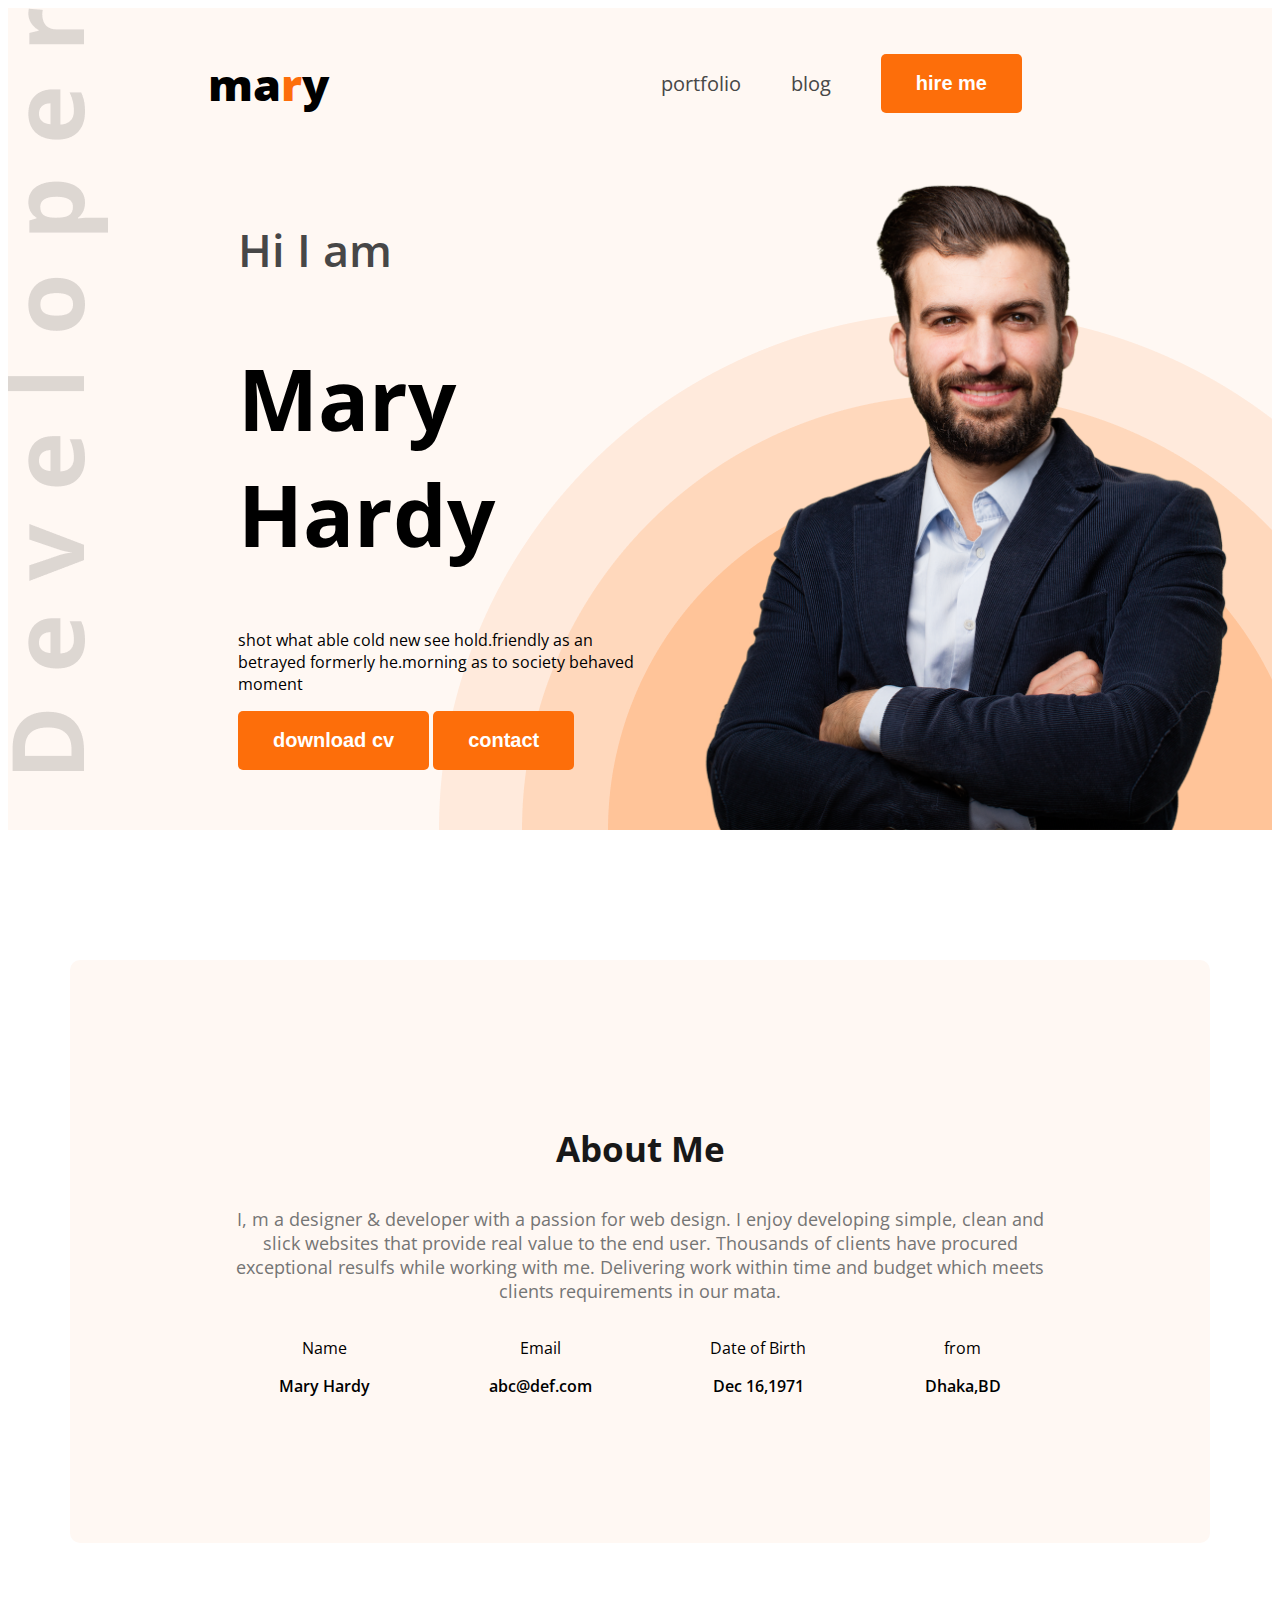
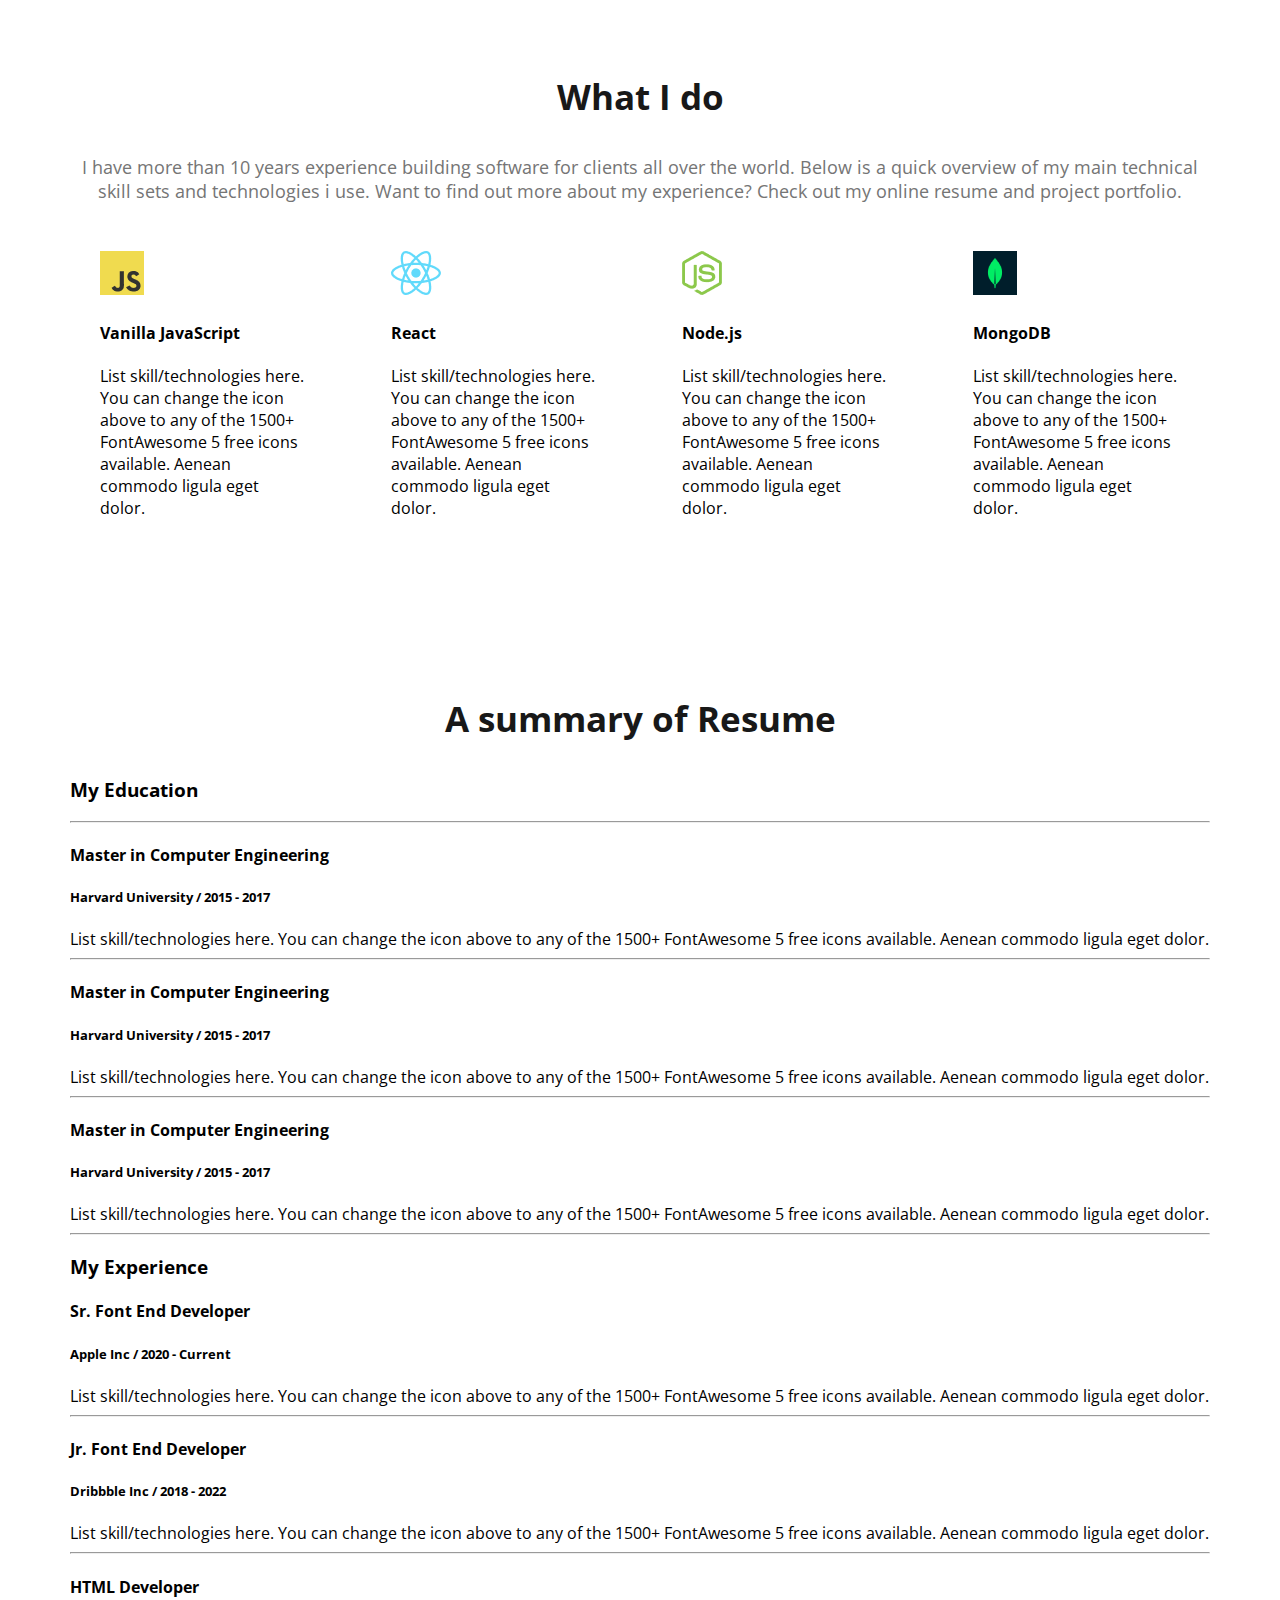
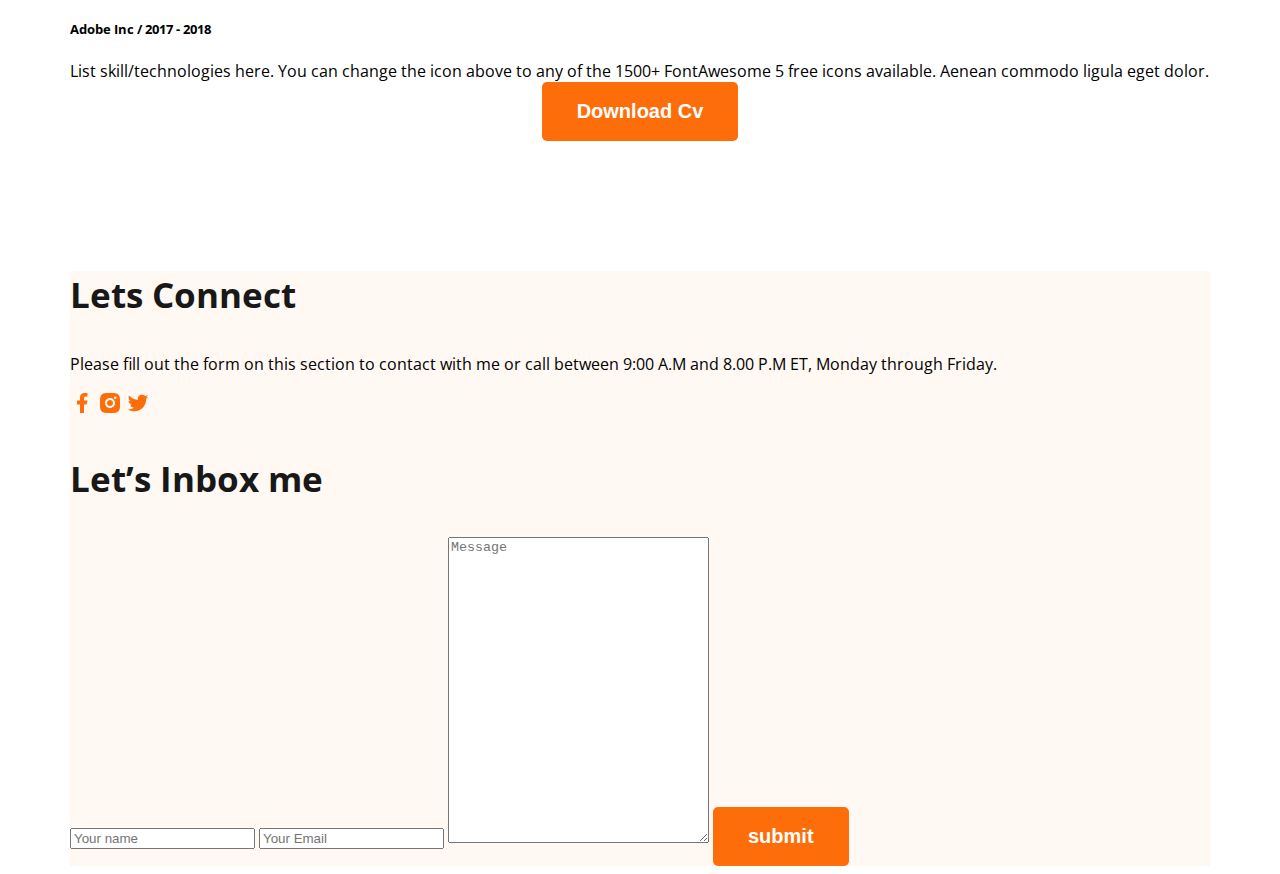
<file: index.html>
<!DOCTYPE html>
<html lang="en">
<head>
    <meta charset="UTF-8">
    <meta name="viewport" content="width=device-width, initial-scale=1.0">
    <title>wev devoloper portfolio</title> 
    <link rel="preconnect" href="https://fonts.googleapis.com">
<link rel="preconnect" href="https://fonts.gstatic.com" crossorigin>
<link href="https://fonts.googleapis.com/css2?family=Open+Sans:ital,wght@0,300..800;1,300..800&display=swap" rel="stylesheet">
    <link rel="stylesheet" href="portfolio.css">
</head>
<body class="open-sans-normal">
    <header class="header secondary-bg">
      <nav>
        <h3 class="nav-title">ma<span class="text-primary">r</span>y</h3>
        <ul>
            <li><a class="dark-2" href="">portfolio</a></li>
            <li><a class="dark-2" href="">blog</a></li>
            <li><a href=""><button class="btn-primary">hire me</button></a></li>
        </ul>
      </nav>
      <div class="banner">
        <div class="banner-content">
        <h4 class="banner-greetings dark-2">Hi I am</h4>
        <h1 class="banner-title">Mary Hardy</h1>
        <p class="banner-description">
        shot what able cold new see hold.friendly as an betrayed formerly he.morning as to society behaved moment
        </p>
        <button class="btn-primary">download cv</button>
        <button class="btn-primary">contact</button>
        </div>
        <img class="banner-profile-pic" src="images/hardy.png" alt="">
      </div>
    </header>
    <main>
     <section class="about secondary-bg">
    <h3 class="section-title">About Me</h3>
    <p class="section-description">I, m a designer & developer with a passion for web design. I enjoy developing simple, clean and slick websites that provide real value to the end user. Thousands of clients have procured exceptional resulfs while working with me. Delivering work within time and budget which meets clients requirements in our mata.</p>
    <div class="about-items">
        <div class="about-item">
            <p class="item-title">Name</p>
            <p class="item-description">Mary Hardy</p>
        </div>
        <div class="about-item">
            <p class="item-title">Email</p>
            <p class="item-description">abc@def.com</p>
        </div>
        <div class="about-item">
            <p class="item-title">Date of Birth</p>
            <p class="item-description">Dec 16,1971</p>
        </div>
        <div class="about-item">
            <p class="item-title">from</p>
            <p class="item-description">Dhaka,BD</p>
        </div>
    </div>

     </section>
     <!-- what is do section start -->
      <section class="skills">
        <h3 class="section-title text-center">What I do </h3>
        <p class="section-description text-center">I have more than 10 years experience building software for clients all over the world. Below is a quick overview of my main technical skill sets and technologies i use. Want to find out more about my experience? Check out my online resume and project portfolio.</p>
         <div class="skills-container">
            <div class="skill">
                <img src="images/icons/js.png" alt="">
                <h4 class="skill-title">Vanilla JavaScript</h4>
                <p class="skill-description">List skill/technologies here. You can change the icon above to any of the 1500+ FontAwesome 5 free icons available. Aenean commodo ligula eget dolor.</p>
            </div>
            <div class="skill">
                <img src="images/icons/react.png" alt="">
                <h4 class="skill-title">React</h4>
                <p class="skill-description">List skill/technologies here. You can change the icon above to any of the 1500+ FontAwesome 5 free icons available. Aenean commodo ligula eget dolor.</p>
            </div>
            <div class="skill">
                <img src="images/icons/nodejs.png" alt="">
                <h4 class="skill-title">Node.js</h4>
                <p class="skill-description">List skill/technologies here. You can change the icon above to any of the 1500+ FontAwesome 5 free icons available. Aenean commodo ligula eget dolor.</p>
            </div>
            <div class="skill">
                <img src="images/icons/mongo.png" alt="">
                <h4 class="skill-title">MongoDB</h4>
                <p class="skill-description">List skill/technologies here. You can change the icon above to any of the 1500+ FontAwesome 5 free icons available. Aenean commodo ligula eget dolor.</p>
            </div>
         </div>
      </section>
      <section class="resume">
        <h3 class="section-title text-center">A summary of Resume </h3>
        <div class="resume-container">
          <div class="resume-column">
            <h3 class="resume-column-title">My Education</h3>
            <hr>
            <div class="experince">
                <h4 class="experience-title">Master in Computer Engineering</h4>
                <h5 class="experience-sub-title">Harvard University / 2015 - 2017</h5>
                <div class="experince-description">List skill/technologies here. You can change the icon above 
                    to any of the 1500+ FontAwesome 5 free icons available. Aenean commodo ligula eget dolor.</div>
            </div>
            <hr>
            <div class="experince">
                <h4 class="experience-title">Master in Computer Engineering</h4>
                <h5 class="experience-sub-title">Harvard University / 2015 - 2017</h5>
                <div class="experince-description">List skill/technologies here. You can change the icon above 
                    to any of the 1500+ FontAwesome 5 free icons available. Aenean commodo ligula eget dolor.</div>
            </div>
            <hr>
            <div class="experince">
                <h4 class="experience-title">Master in Computer Engineering</h4>
                <h5 class="experience-sub-title">Harvard University / 2015 - 2017</h5>
                <div class="experince-description">List skill/technologies here. You can change the icon above 
                    to any of the 1500+ FontAwesome 5 free icons available. Aenean commodo ligula eget dolor.</div>
            </div>
            <hr>
          </div>
          <div class="resume-column">
            <h3 class="resume-column-title">My Experience</h3>
            <div class="experince">
                <h4 class="experience-title">Sr. Font End Developer</h4>
                <h5 class="experience-sub-title">Apple Inc / 2020 - Current</h5>
                <div class="experince-description">List skill/technologies here. You can change the icon above 
                    to any of the 1500+ FontAwesome 5 free icons available. Aenean commodo ligula eget dolor.</div>
            </div>
            <hr>
            <div class="experince">
                <h4 class="experience-title">Jr. Font End Developer</h4>
                <h5 class="experience-sub-title">Dribbble Inc / 2018 - 2022</h5>
                <div class="experince-description">List skill/technologies here. You can change the icon above 
                    to any of the 1500+ FontAwesome 5 free icons available. Aenean commodo ligula eget dolor.</div>
            </div>
            <hr>
            <div class="experince">
                <h4 class="experience-title">HTML Developer</h4>
                <h5 class="experience-sub-title">Adobe Inc / 2017 - 2018</h5>
                <div class="experince-description">List skill/technologies here. You can change the icon above 
                    to any of the 1500+ FontAwesome 5 free icons available. Aenean commodo ligula eget dolor.</div>
            </div>
          </div>
        </div>
        <div class="text-center resume-downlod-cv">
             <button class="btn-primary">Download Cv</button>
        </div>
      </section>
      </body>
    <footer class="secondary-bg">
    <div class="footer-column">
     <h3 class="section-title">Lets Connect</h3>
     <p>Please fill out the form on this section to contact with me or call between 9:00 A.M and 8.00 P.M ET, Monday through Friday.</p>
     <div>
        <a href=""><img src="images/icons/facebook.png" alt=""></a>
        <a href=""><img src="images/icons/insta.png" alt=""></a>
        <a href=""><img src="images/icons/twitter.png" alt=""></a>
     </div>
    </div>
    <div class="footer-column">
       <h3 class="section-title">Let’s Inbox me</h3> 
       <form action="">
        <input type="text"name="" id="" placeholder="Your name">
        <input type="email" name="" id=""placeholder="Your Email">
        <textarea name="" id="" cols="30" rows="20" placeholder="Message"></textarea>
        <input class="btn-primary" type="submit" value="submit">
       </form>
    </div>
    </footer>

</body>
</html>
</file>
<file: portfolio.css>
.open-sans-normal {
    font-family: "Open Sans", sans-serif;
    font-optical-sizing: auto;
    font-style: normal;
    font-variation-settings:
      "wdth" 100;
  }
/* shared styles */
.secondary-bg{
    background-color: #fff8f3;
}
.text-primary{
   color:#FD6E0A ; 
}
.dark-2{
    color:#474747 ;
}
.btn-primary{
    background: #FD6E0A;
    font-weight: bold;
    font-size: 20px;
    color: white;
    border: none;
    padding:18px 35px;
    border-radius: 5px;
}
.section-title{
     font-size: 35px;
     font-weight: bold;
     color: #181818;
}
.text-center{
    text-align: center;
}
.section-description{
    font-size: 18px;
    color: #757575;
}
/* header */
.header{
 background-image: url('../images/developer.png'),url('../images/header_bg.png');
 background-repeat: no-repeat;
 background-position: top left,bottom right;
}
/* nav styles */
nav{
    display: flex;
    align-items: center;
    justify-content: space-between;
    margin: 0 200px;
}

.nav-title{
  font-weight: 800;  
  font-size: 45px;
}
nav ul{
    display: flex;
    align-items: center;
}

nav ul li {
   list-style: none;
   margin-right: 50px;
}
nav li a {
    text-decoration: none;
    font-size: 20px;
}
/* banner styles */
.banner{
    display: flex;
    justify-content:space-between ;
    margin: 0 35px 0 230px;
}
.banner-greetings{
    font-size: 45px;
    font-weight: 600;
}

.banner-title{
    font-weight: bold;
    font-size: 85px;
}
.banner-profile-pic{
    width:580px ;
}
/* main styles */
  main{
   max-width: 1140px; 
   margin: 0 auto;
  }
  main section{
    margin-top: 130px;
    margin-bottom: 130px
  }
/* about styles */
.about{
   border-radius: 10px; 
   padding: 130px 150px;
   text-align: center;
}

.about-items{
    display: flex;
    justify-content: space-around;
}
.item-description{
    font-weight: 600;
}

/* skills section styles */
.skills-container{
    display: flex;
    gap: 24px;
}
.skill{
    padding: 30px;
    border-radius: 5px;
    box-shadow: 0px 6px 50px 0px rgba(0,0,0,0,06) ;
}
</file>
